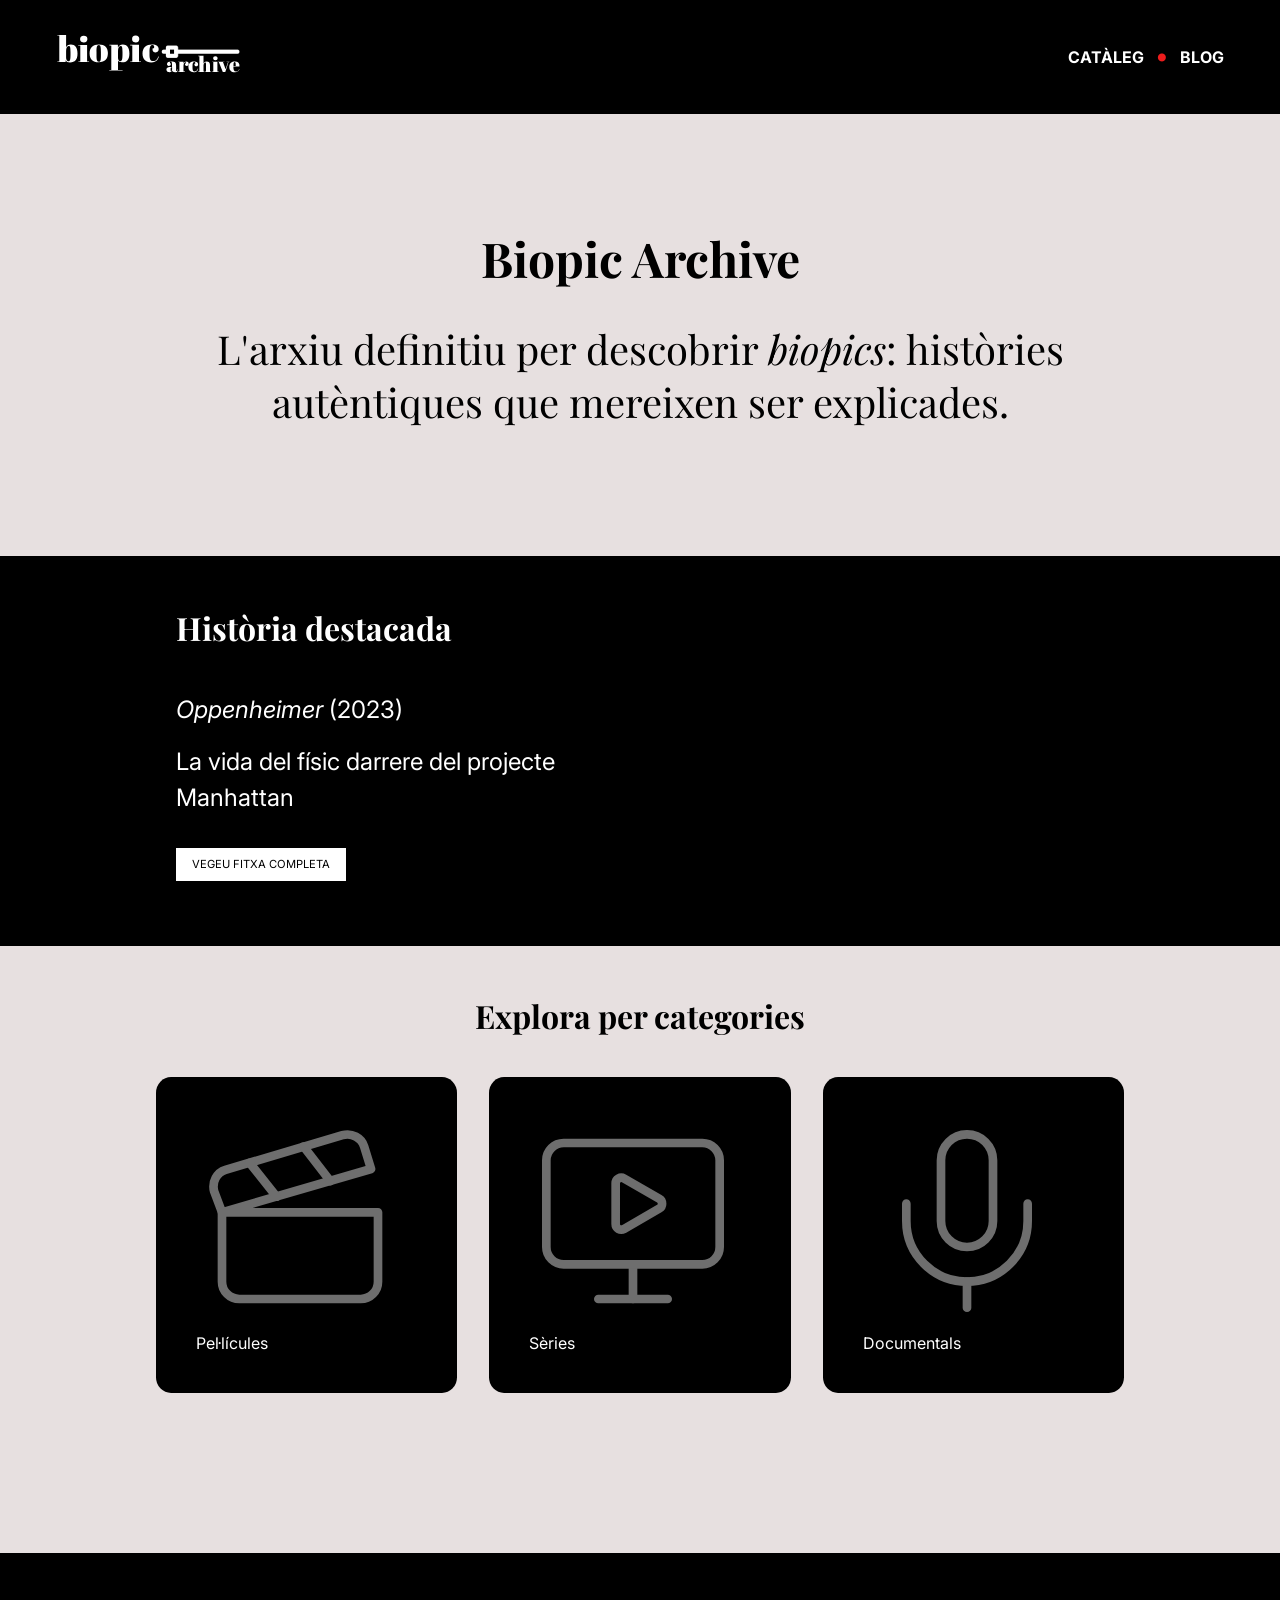
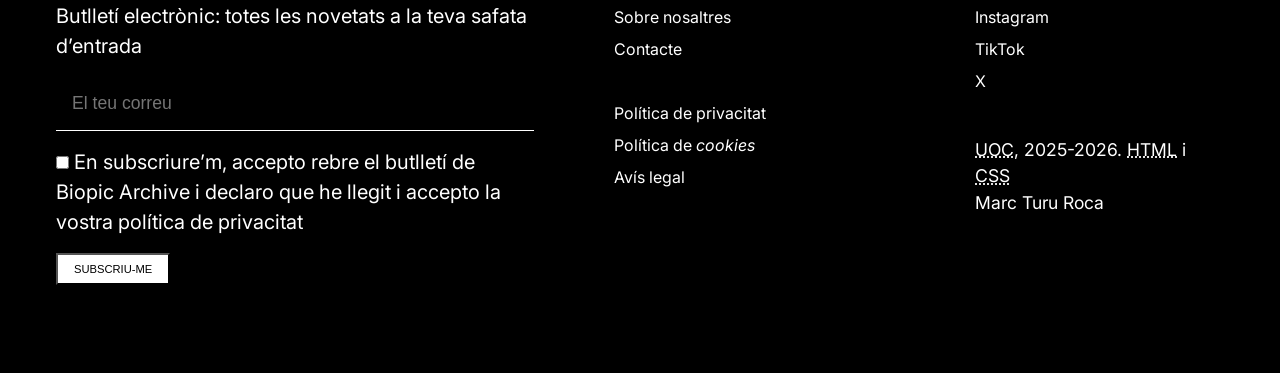
<file: index.html>
<!DOCTYPE html>
<html lang="ca">
<head>
    <meta charset="UTF-8">
    <meta name="viewport" content="width=device-width, initial-scale=1.0">
    <meta name="description" content="Pàgina d'inici del Biopic Archive.">
    <link rel="icon" type="image/png" href="img/favicon.png">
    <title>Biopic Archive - Index</title>

    <!-- Estils -->
    <link rel="stylesheet" href="css/estils.css">

    <!-- Fonts -->
    <link rel="preconnect" href="https://fonts.googleapis.com">
    <link rel="preconnect" href="https://fonts.gstatic.com" crossorigin>
    <link href="https://fonts.googleapis.com/css2?family=Inter:ital,opsz,wght@0,14..32,100..900;1,14..32,100..900&family=Playfair+Display:ital,wght@0,400..900;1,400..900&display=swap" rel="stylesheet">
</head>

<body>
    
    <!-- Header comú -->
    <header class="site-header full-width">
        <div class="header-inner">
            <a href="index.html" class="logo">
                <img src="img/logo-biopic-archive.svg" alt="Biopic Archive">
            </a>

            <nav class="main-nav">
                <ul>
                    <li><a href="cataleg.html">CATÀLEG</a></li>
                    <li><a href="blog.html">BLOG</a></li>
                </ul>
            </nav>
        </div>
    </header>

    <!-- Contenidor main -->
    <main>
        <section class="hero">
            <div class="inner">
                <h1>Biopic Archive</h1>
                <h2 class="hero-tagline"> L'arxiu definitiu per descobrir <i lang="en">biopics</i>: històries autèntiques que mereixen ser
                explicades.</h2>
            </div>
        </section>

        <section class="featured-story full-width">
            <div class="featured-inner">
                <div class="featured-content">
                    <h3>Història destacada</h3>
                    <h4><cite>Oppenheimer</cite> (2023)</h4>
                    <p>La vida del físic darrere del projecte Manhattan</p>
                    <a href="#" class="btn btn-white">VEGEU FITXA COMPLETA</a>
                </div>

                <div class="featured-media">
                    <iframe 
                        src="https://www.youtube.com/embed/bK6ldnjE3Y0?si=9AAUDyt5FOjlXlLU" 
                        title="YouTube video player" 
                        allow="accelerometer; autoplay; clipboard-write; encrypted-media; gyroscope; picture-in-picture; web-share" 
                        referrerpolicy="strict-origin-when-cross-origin" 
                        allowfullscreen>
                    </iframe>
                </div>
            </div>
        </section>

        <section class="categories">
            <div class="inner">
                <h3>Explora per categories</h3>

                <div class="categories-grid">
                    <div class="category-card">
                        <img src="img/icon-films.svg" alt="Icona Pel·lícules">
                        <a href="cataleg.html#pelicules">Pel·lícules</a>
                    </div>
                    <div class="category-card">
                        <img src="img/icon-series.svg" alt="Icona Sèries">
                        <a href="cataleg.html#series">Sèries</a>
                    </div>
                    <div class="category-card">
                        <img src="img/icon-docs.svg" alt="Icona Documentals">
                        <a href="cataleg.html#documentals">Documentals</a>
                    </div>
                </div>
            </div>
        </section>
    </main>

    <!-- Footer comú -->
    <footer class="site-footer full-width">
        <div class="footer-inner">
            <div class="newsletter">
                <p>Butlletí electrònic: totes les novetats a la teva safata d’entrada</p>
                
                <form action="#" method="post">
                    <label for="email" class="visually-hidden"></label>
                    <input type="email" id="email" name="email" placeholder="El teu correu" required>
                
                    <label class="privacy">
                        <input type="checkbox" required>
                        En subscriure’m, accepto rebre el butlletí de Biopic Archive i declaro que he llegit i accepto la vostra
                        <a href="#">política de privacitat</a>
                    </label>
                    
                    <button type="submit" class="btn btn-white">SUBSCRIU-ME</button>
                </form>
            </div>

            <div class="footer-grid">
                <div class="footer-block">
                    <ul>
                        <li><a href="#">Sobre nosaltres</a></li>
                        <li><a href="#">Contacte</a></li>
                    </ul>
                </div>
                <div class="footer-block">
                    <ul>
                        <li><a href="#">Política de privacitat</a></li>
                        <li><a href="#">Política de <i lang="en">cookies</i></a></li>
                        <li><a href="#">Avís legal</a></li>
                    </ul>
                </div>
                <div class="footer-block">
                    <ul>
                        <li><a href="#">Instagram</a></li>
                        <li><a href="#">TikTok</a></li>
                        <li><a href="#">X</a></li>
                    </ul>
                </div>
                <div class="footer-block footer-credits">
                    <p>
                        <a href="https://www.uoc.edu/" target="_blank"> <abbr title="Universitat Oberta de Catalunya">UOC</abbr></a>, 2025-2026.
                            <abbr title="HyperText Markup Language">HTML</abbr> i <abbr title="Cascading Style Sheets">CSS</abbr><br>
                        Marc Turu Roca
                    </p> 
                </div>
            </div>
        </div>
    </footer>

</body>

</html>
</file>
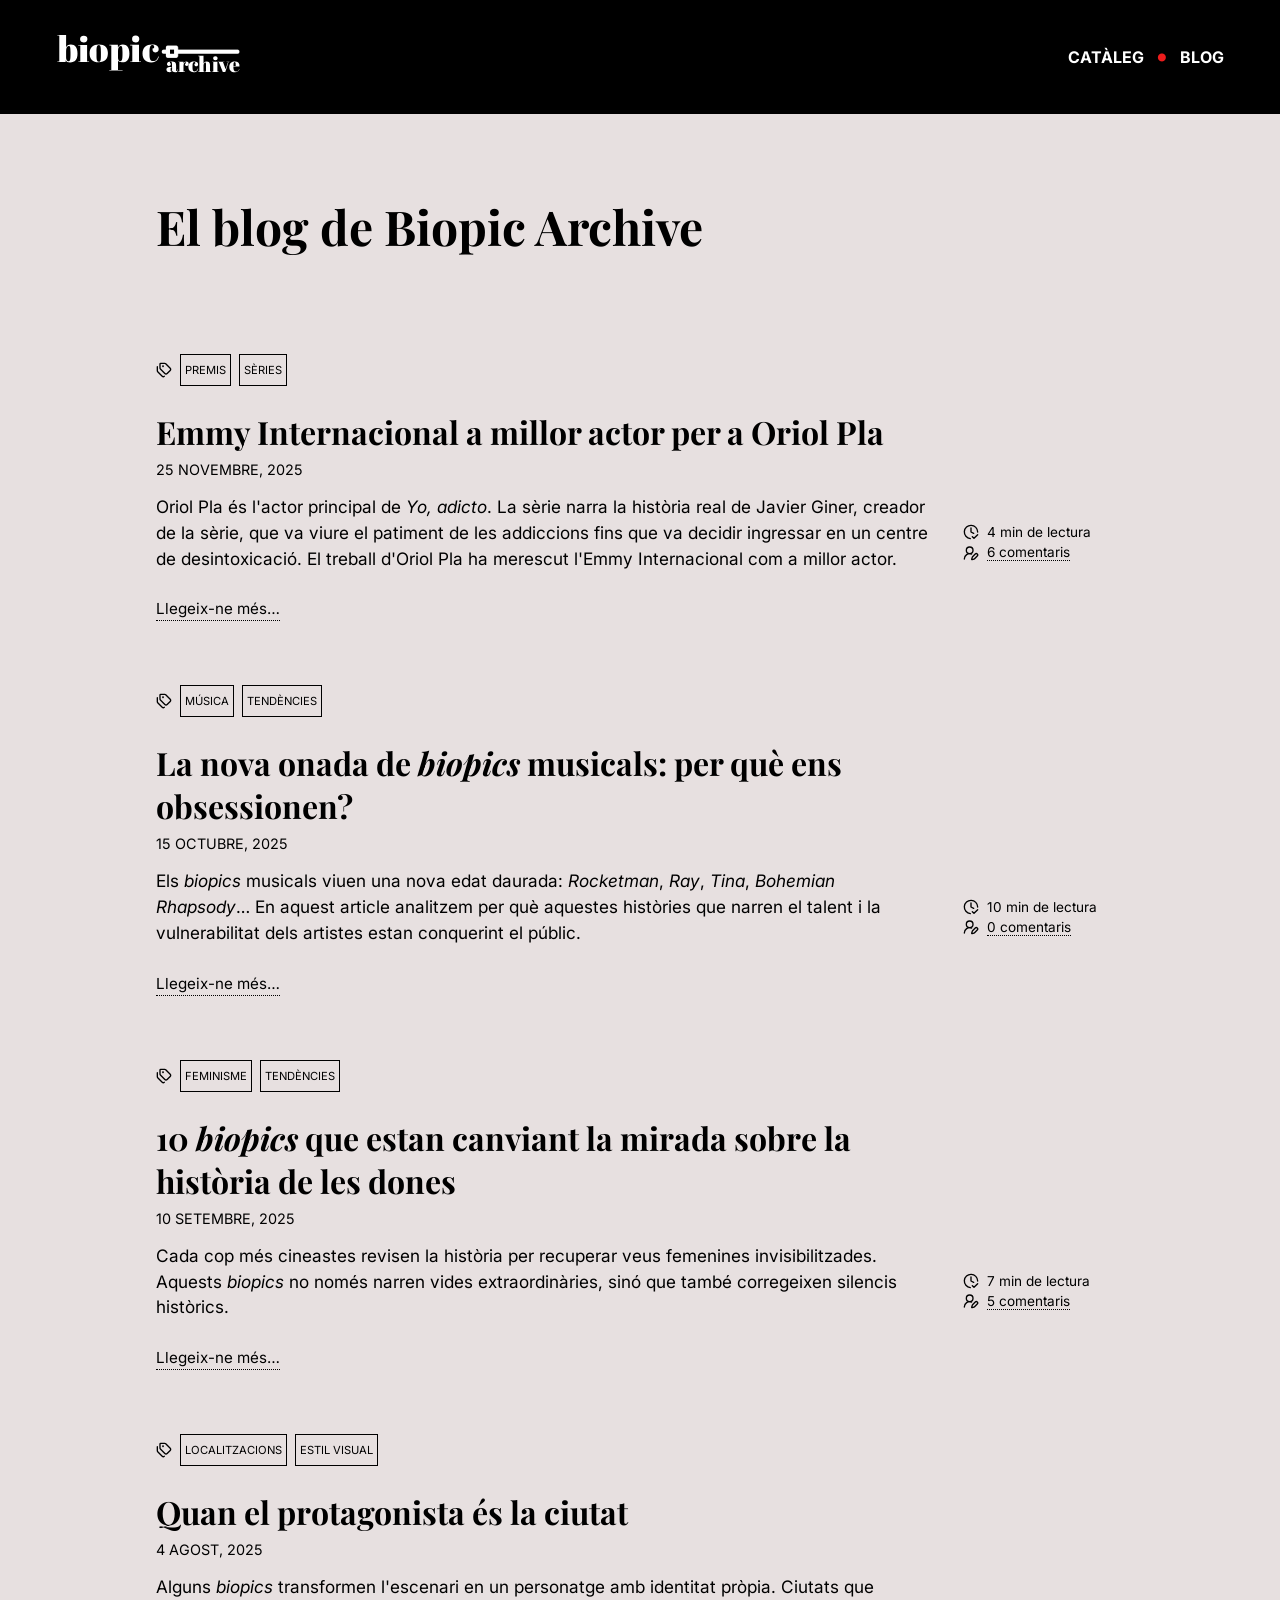
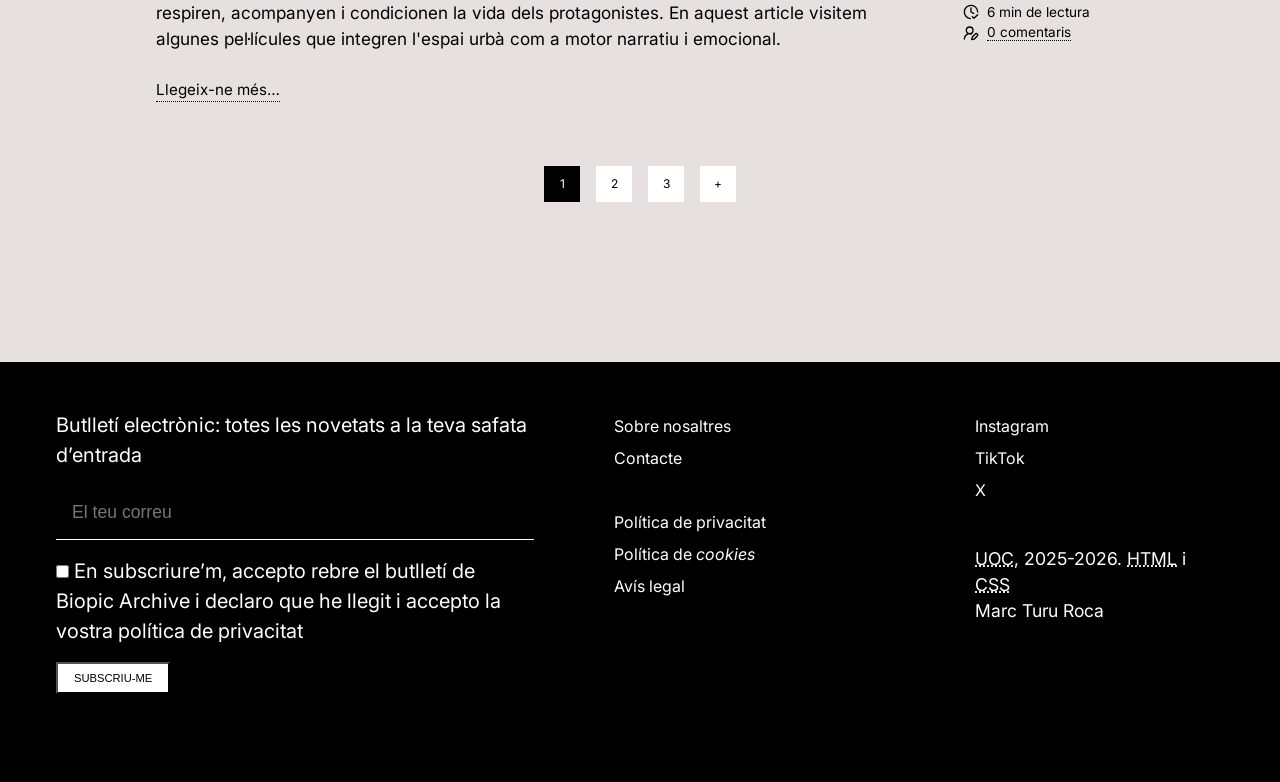
<file: blog.html>
<!DOCTYPE html>
<html lang="ca">
<head>
    <meta charset="UTF-8">
    <meta name="viewport" content="width=device-width, initial-scale=1.0">
    <meta name="description" content="Pàgina portal d'articles.">
    <link rel="icon" type="image/png" href="img/favicon.png">
    <title>Biopic Archive - Blog</title>

    <!-- Estils -->
    <link rel="stylesheet" href="css/estils.css">

    <!-- Fonts -->
    <link rel="preconnect" href="https://fonts.googleapis.com">
    <link rel="preconnect" href="https://fonts.gstatic.com" crossorigin>
    <link href="https://fonts.googleapis.com/css2?family=Inter:ital,opsz,wght@0,14..32,100..900;1,14..32,100..900&family=Playfair+Display:ital,wght@0,400..900;1,400..900&display=swap" rel="stylesheet">
</head>

<body>
    
    <!-- Header comú -->
    <header class="site-header full-width">
        <div class="header-inner">
            <a href="index.html" class="logo">
                <img src="img/logo-biopic-archive.svg" alt="Biopic Archive">
            </a>

            <nav class="main-nav">
                <ul>
                    <li><a href="cataleg.html">CATÀLEG</a></li>
                    <li><a href="blog.html">BLOG</a></li>
                </ul>
            </nav>
        </div>
    </header>

    <!-- Contenidor main -->
    <main>
        <article class="blog-article inner">
            <h1 class="hero blog">El blog de Biopic Archive</h1>

            <section>
                <div class="post-tags">
                    <img src="img/icon-tags.svg" alt="Icona de tags">
                    <a href="#" class="btn btn-transparent">PREMIS</a>
                    <a href="#" class="btn btn-transparent">SÈRIES</a>
                </div>

                <h2 class="post-title"><a href="#">Emmy Internacional a millor actor per a Oriol Pla</a></h2>

                <time class="post-date" datetime="2025-11-25">
                    25 NOVEMBRE, 2025
                </time>

                <p class="post-text">Oriol Pla és l'actor principal de <cite>Yo, adicto</cite>. La sèrie narra la història real de Javier
                Giner, creador de la sèrie, que va viure el patiment de les addiccions fins que va
                decidir ingressar en un centre de desintoxicació. El treball d'Oriol Pla ha merescut
                l'Emmy Internacional com a millor actor.</p>

                <div class="time-comments">
                    <div class="time-comments-item">
                        <img src="img/icon-clock.svg" alt="" class="item-icon">
                        <span>4 min de lectura</span>
                    </div>

                    <div class="time-comments-item">
                        <img src="img/icon-comments.svg" alt="" class="meta-icon">
                        <a href="#">6 comentaris</a>
                    </div>
                </div>

                <a href="#" class="post-llegeix">Llegeix-ne més…</a>
            </section>

            <section>
                <div class="post-tags">
                    <img src="img/icon-tags.svg" alt="Icona de tags">
                    <a href="#" class="btn btn-transparent">MÚSICA</a>
                    <a href="#" class="btn btn-transparent">TENDÈNCIES</a>
                </div>

                <h2 class="post-title"><a href="#">La nova onada de <i lang="en">biopics</i> musicals: per què ens obsessionen?</a></h2>

                <time class="post-date" datetime="2025-11-25">
                    15 OCTUBRE, 2025
                </time>

                <p class="post-text">Els <i lang="en">biopics</i> musicals viuen una nova edat daurada: 
                <cite>Rocketman</cite>, <cite>Ray</cite>, <cite>Tina</cite>, <cite>Bohemian Rhapsody</cite>… 
                En aquest article analitzem per què aquestes històries que narren el 
                talent i la vulnerabilitat dels artistes estan conquerint el públic.</p>

                <div class="time-comments">
                    <div class="time-comments-item">
                        <img src="img/icon-clock.svg" alt="" class="item-icon">
                        <span>10 min de lectura</span>
                    </div>

                    <div class="time-comments-item">
                        <img src="img/icon-comments.svg" alt="" class="meta-icon">
                        <a href="#">0 comentaris</a>
                    </div>
                </div>

                <a href="#" class="post-llegeix">Llegeix-ne més…</a>
            </section>

            <section>
                <div class="post-tags">
                    <img src="img/icon-tags.svg" alt="Icona de tags">
                    <a href="#" class="btn btn-transparent">FEMINISME</a>
                    <a href="#" class="btn btn-transparent">TENDÈNCIES</a>
                </div>

                <h2 class="post-title"><a href="#">10 <i lang="en">biopics</i> que estan canviant la mirada sobre la història de les dones</a></h2>

                <time class="post-date" datetime="2025-11-25">
                    10 SETEMBRE, 2025
                </time>

                <p class="post-text">Cada cop més cineastes revisen la història per recuperar veus femenines invisibilitzades. 
                Aquests <i lang="en">biopics</i> no només narren vides extraordinàries, sinó que també corregeixen silencis històrics.</p>

                <div class="time-comments">
                    <div class="time-comments-item">
                        <img src="img/icon-clock.svg" alt="" class="item-icon">
                        <span>7 min de lectura</span>
                    </div>

                    <div class="time-comments-item">
                        <img src="img/icon-comments.svg" alt="" class="meta-icon">
                        <a href="#">5 comentaris</a>
                    </div>
                </div>

                <a href="#" class="post-llegeix">Llegeix-ne més…</a>
            </section>

            <section>
                <div class="post-tags">
                    <img src="img/icon-tags.svg" alt="Icona de tags">
                    <a href="#" class="btn btn-transparent">LOCALITZACIONS</a>
                    <a href="#" class="btn btn-transparent">ESTIL VISUAL</a>
                </div>

                <h2 class="post-title"><a href="#">Quan el protagonista és la ciutat</a></h2>

                <time class="post-date" datetime="2025-11-25">
                    4 AGOST, 2025
                </time>

                <p class="post-text">Alguns <i lang="en">biopics</i> transformen l'escenari en un personatge amb identitat pròpia. 
                Ciutats que respiren, acompanyen i condicionen la vida dels protagonistes. En aquest article 
                visitem algunes pel·lícules que integren l'espai urbà com a motor narratiu i emocional.</p>

                <div class="time-comments">
                    <div class="time-comments-item">
                        <img src="img/icon-clock.svg" alt="" class="item-icon">
                        <span>6 min de lectura</span>
                    </div>

                    <div class="time-comments-item">
                        <img src="img/icon-comments.svg" alt="" class="meta-icon">
                        <a href="#">0 comentaris</a>
                    </div>
                </div>

                <a href="#" class="post-llegeix">Llegeix-ne més…</a>
            </section>

            <div class="pagination">
                <span class="page page-active">1</span>
                <span class="page">2</span>
                <span class="page">3</span>
                <span class="page">+</span>
            </div>

        </article>
    </main>

    <!-- Footer comú -->
    <footer class="site-footer full-width">
        <div class="footer-inner">
            <div class="newsletter">
                <p>Butlletí electrònic: totes les novetats a la teva safata d’entrada</p>
                
                <form action="#" method="post">
                    <label for="email" class="visually-hidden"></label>
                    <input type="email" id="email" name="email" placeholder="El teu correu" required>
                
                    <label class="privacy">
                        <input type="checkbox" required>
                        En subscriure’m, accepto rebre el butlletí de Biopic Archive i declaro que he llegit i accepto la vostra
                        <a href="#">política de privacitat</a>
                    </label>
                    
                    <button type="submit" class="btn btn-white">SUBSCRIU-ME</button>
                </form>
            </div>

            <div class="footer-grid">
                <div class="footer-block">
                    <ul>
                        <li><a href="#">Sobre nosaltres</a></li>
                        <li><a href="#">Contacte</a></li>
                    </ul>
                </div>
                <div class="footer-block">
                    <ul>
                        <li><a href="#">Política de privacitat</a></li>
                        <li><a href="#">Política de <i lang="en">cookies</i></a></li>
                        <li><a href="#">Avís legal</a></li>
                    </ul>
                </div>
                <div class="footer-block">
                    <ul>
                        <li><a href="#">Instagram</a></li>
                        <li><a href="#">TikTok</a></li>
                        <li><a href="#">X</a></li>
                    </ul>
                </div>
                <div class="footer-block footer-credits">
                    <p>
                        <a href="https://www.uoc.edu/" target="_blank"> <abbr title="Universitat Oberta de Catalunya">UOC</abbr></a>, 2025-2026.
                            <abbr title="HyperText Markup Language">HTML</abbr> i <abbr title="Cascading Style Sheets">CSS</abbr><br>
                        Marc Turu Roca
                    </p> 
                </div>
            </div>
        </div>
    </footer>

</body>

</html>
</file>
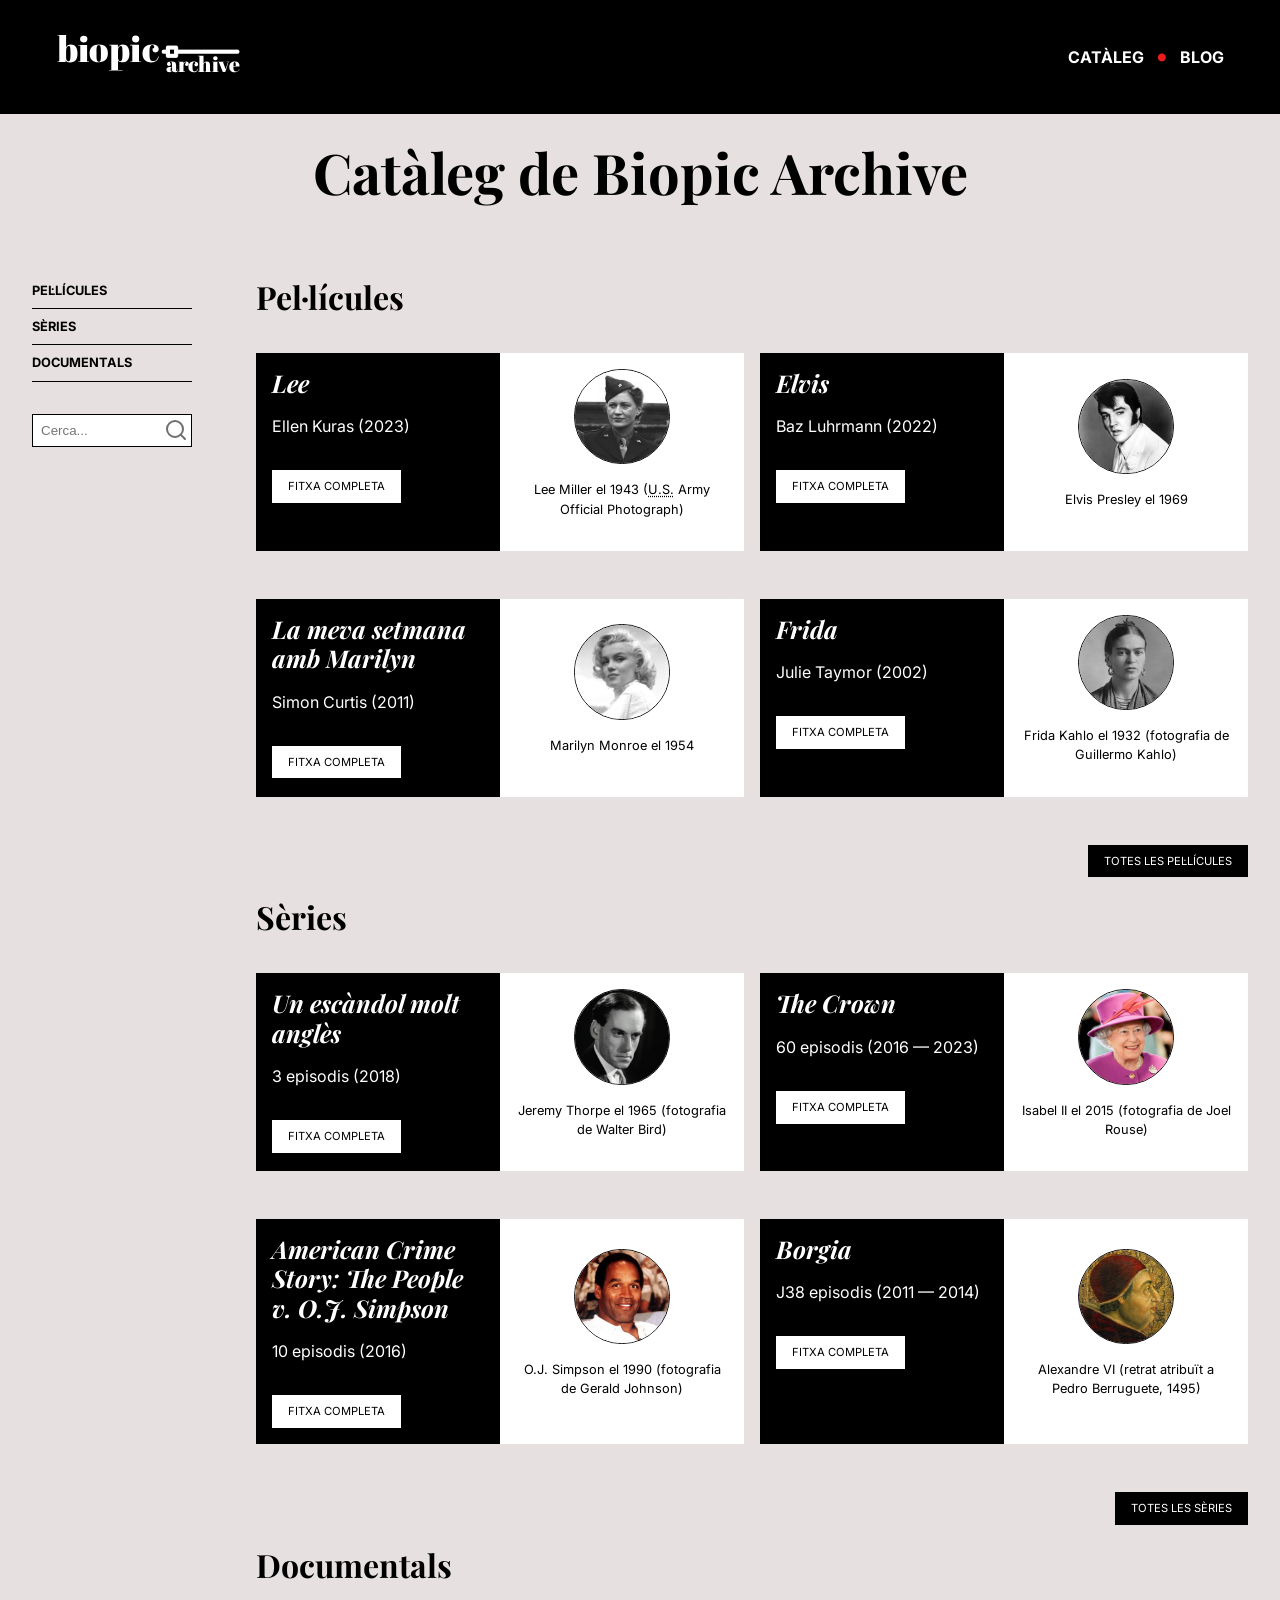
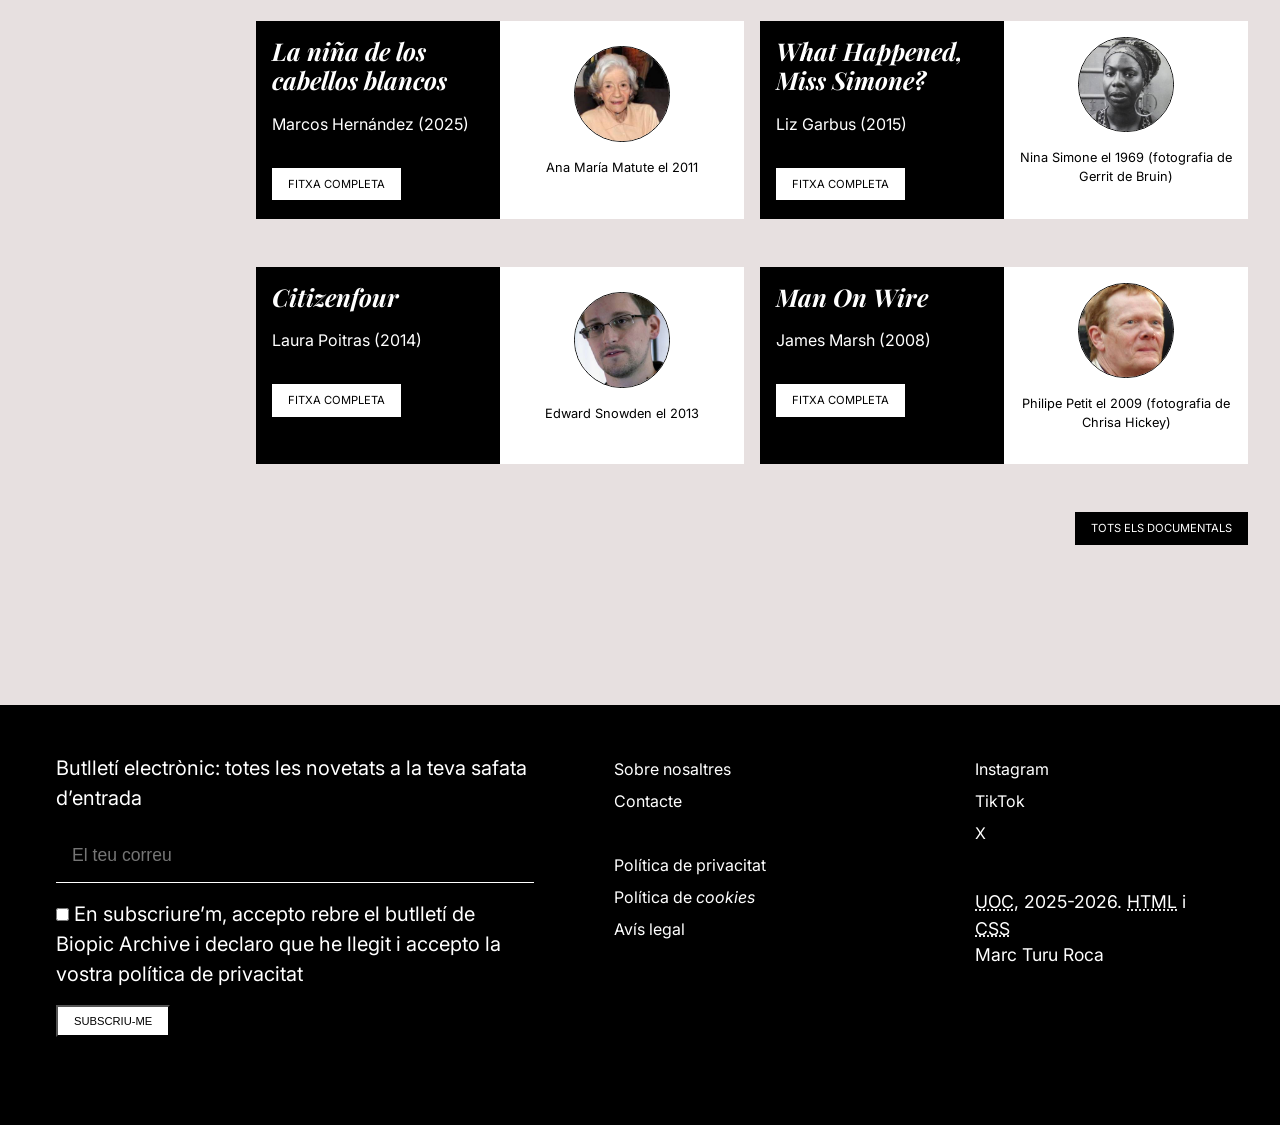
<file: cataleg.html>
<!DOCTYPE html>
<html lang="ca">
<head>
    <meta charset="UTF-8">
    <meta name="viewport" content="width=device-width, initial-scale=1.0">
    <meta name="description" content="Conjunt d'informació sobre pel·lícules, series i documentals.">
    <link rel="icon" type="image/png" href="img/favicon.png">
    <title>Biopic Archive - Catàleg</title>

    <!-- Estils -->
    <link rel="stylesheet" href="css/estils.css">

    <!-- Fonts -->
    <link rel="preconnect" href="https://fonts.googleapis.com">
    <link rel="preconnect" href="https://fonts.gstatic.com" crossorigin>
    <link href="https://fonts.googleapis.com/css2?family=Inter:ital,opsz,wght@0,14..32,100..900;1,14..32,100..900&family=Playfair+Display:ital,wght@0,400..900;1,400..900&display=swap" rel="stylesheet">
</head>

<body>

    <!-- Header comú -->
    <header class="site-header full-width">
        <div class="header-inner">
            <a href="index.html" class="logo">
                <img src="img/logo-biopic-archive.svg" alt="Biopic Archive">
            </a>

            <nav class="main-nav">
                <ul>
                    <li><a href="cataleg.html">CATÀLEG</a></li>
                    <li><a href="blog.html">BLOG</a></li>
                </ul>
            </nav>
        </div>
    </header>

    <!-- Contenidor main -->
    <main class="main-cataleg">
        <h1 class="hero">Catàleg de Biopic Archive</h1>

        <div class="search full-width">
            <nav class="inner-nav">
                <ul>
                    <li><a href="#pelicules">PEL·LÍCULES</a></li>
                    <li><a href="#series">SÈRIES</a></li>
                    <li><a href="#documentals">DOCUMENTALS</a></li>
                </ul>
            </nav>

            <form action="#" method="post" class="search-form">
                <input type="text" placeholder="Cerca..." name="query">
                <img src="img/icon-search.svg" alt="Icona de cerca">
            </form>
        </div>

        <section id="pelicules" class="category-section full-width">
            <h2>Pel·lícules</h2>
            
            <div class="item-card">
                <div class="item-left">
                    <h3 class="name"><cite>Lee</cite></h3>
                    <h4>Ellen Kuras (2023)</h4>
                    <a href="fitxa.html" class="btn btn-white">FITXA COMPLETA</a>
                </div>
                <div class="item-right">
                    <figure>
                        <img src="img/Lee_Miller.jpg" alt="Lee Miller">
                        <figcaption>
                            Lee Miller el 1943 (<abbr title="United States">U.S.</abbr> Army Official Photograph)
                        </figcaption>
                    </figure>
                </div>
            </div>

            <div class="item-card">
                <div class="item-left">
                    <h3 class="name"><cite>Elvis</cite></h3>
                    <h4>Baz Luhrmann (2022)</h4>
                    <a href="#" class="btn btn-white">FITXA COMPLETA</a>
                </div>
                <div class="item-right">
                    <figure>
                        <img src="img/Elvis_Presley.jpg" alt="Elvis Presley">
                        <figcaption>
                            Elvis Presley el 1969
                        </figcaption>
                    </figure>
                </div>
            </div>

            <div class="item-card">
                <div class="item-left">
                    <h3 class="name"><cite>La meva setmana amb Marilyn</cite></h3>
                    <h4>Simon Curtis (2011)</h4>
                    <a href="#" class="btn btn-white">FITXA COMPLETA</a>
                </div>
                <div class="item-right">
                    <figure>
                        <img src="img/Marilyn_Monroe.jpg" alt="Marilyn Monroe">
                        <figcaption>
                            Marilyn Monroe el 1954
                        </figcaption>
                    </figure>
                </div>
            </div>

            <div class="item-card">
                <div class="item-left">
                    <h3 class="name"><cite>Frida</cite></h3>
                    <h4>Julie Taymor (2002)</h4>
                    <a href="#" class="btn btn-white">FITXA COMPLETA</a>
                </div>
                <div class="item-right">
                    <figure>
                        <img src="img/Frida_Kahlo.jpg" alt="Frida Kahlo">
                        <figcaption>
                            Frida Kahlo el 1932 (fotografia de Guillermo Kahlo)
                        </figcaption>
                    </figure>
                </div>
            </div>

            <div class="category-action">
                <a href="#" class="btn btn-black">TOTES LES PEL·LÍCULES</a>
            </div>
        </section>

        <section id="series" class="category-section full-width">
            <h2>Sèries</h2>
            
            <div class="item-card">
                <div class="item-left">
                    <h3 class="name"><cite>Un escàndol molt anglès</cite></h3>
                    <h4>3 episodis (2018)</h4>
                    <a href="#" class="btn btn-white">FITXA COMPLETA</a>
                </div>
                <div class="item-right">
                    <figure>
                        <img src="img/Jeremy_Thorpe.jpg" alt="Jeremy Thorpe">
                        <figcaption>
                            Jeremy Thorpe el 1965 (fotografia de Walter Bird)
                        </figcaption>
                    </figure>
                </div>
            </div>

            <div class="item-card">
                <div class="item-left">
                    <h3 class="name"><cite>The Crown</cite></h3>
                    <h4>60 episodis (2016 — 2023)</h4>
                    <a href="#" class="btn btn-white">FITXA COMPLETA</a>
                </div>
                <div class="item-right">
                    <figure>
                        <img src="img/Isabel_II.jpg" alt="Isabel II">
                        <figcaption>
                            Isabel II el 2015 (fotografia de Joel Rouse)
                        </figcaption>
                    </figure>
                </div>
            </div>

            <div class="item-card">
                <div class="item-left">
                    <h3 class="name"><cite>American Crime Story: The People v. O.J. Simpson</cite></h3>
                    <h4>10 episodis (2016)</h4>
                    <a href="#" class="btn btn-white">FITXA COMPLETA</a>
                </div>
                <div class="item-right">
                    <figure>
                        <img src="img/OJ_Simpson.jpg" alt="OJ Simpson">
                        <figcaption>
                            O.J. Simpson el 1990 (fotografia de Gerald Johnson)
                        </figcaption>
                    </figure>
                </div>
            </div>

            <div class="item-card">
                <div class="item-left">
                    <h3 class="name"><cite>Borgia</cite></h3>
                    <h4>J38 episodis (2011 — 2014)</h4>
                    <a href="#" class="btn btn-white">FITXA COMPLETA</a>
                </div>
                <div class="item-right">
                    <figure>
                        <img src="img/Alejandro_VI_Borgia.jpg" alt="Alejandro VI">
                        <figcaption>
                            Alexandre VI (retrat atribuït a Pedro Berruguete, 1495)
                        </figcaption>
                    </figure>
                </div>
            </div>

            <div class="category-action">
                <a href="#" class="btn btn-black">TOTES LES SÈRIES</a>
            </div>
        </section>

        <section id="documentals" class="category-section full-width">
            <h2>Documentals</h2>
            
            <div class="item-card">
                <div class="item-left">
                    <h3 class="name"><cite>La niña de los cabellos blancos</cite></h3>
                    <h4>Marcos Hernández (2025)</h4>
                    <a href="#" class="btn btn-white">FITXA COMPLETA</a>
                </div>
                <div class="item-right">
                    <figure>
                        <img src="img/Ana_Maria_Matute.jpg" alt="Ana Maria Matute">
                        <figcaption>
                            Ana María Matute el 2011
                        </figcaption>
                    </figure>
                </div>
            </div>

            <div class="item-card">
                <div class="item-left">
                    <h3 class="name"><cite>What Happened, Miss Simone?</cite></h3>
                    <h4>Liz Garbus (2015)</h4>
                    <a href="#" class="btn btn-white">FITXA COMPLETA</a>
                </div>
                <div class="item-right">
                    <figure>
                        <img src="img/Nina_Simone.jpg" alt="Nina Simone">
                        <figcaption>
                            Nina Simone el 1969 (fotografia de Gerrit de Bruin)
                        </figcaption>
                    </figure>
                </div>
            </div>

            <div class="item-card">
                <div class="item-left">
                    <h3 class="name"><cite>Citizenfour</cite></h3>
                    <h4>Laura Poitras (2014)</h4>
                    <a href="#" class="btn btn-white">FITXA COMPLETA</a>
                </div>
                <div class="item-right">
                    <figure>
                        <img src="img/Edward_Snowden.jpg" alt="Edward Snowden">
                        <figcaption>
                            Edward Snowden el 2013
                        </figcaption>
                    </figure>
                </div>
            </div>

            <div class="item-card">
                <div class="item-left">
                    <h3 class="name"><cite>Man On Wire</cite></h3>
                    <h4>James Marsh (2008)</h4>
                    <a href="#" class="btn btn-white">FITXA COMPLETA</a>
                </div>
                <div class="item-right">
                    <figure>
                        <img src="img/Philippe_Petit.jpg" alt="Philippe Petit">
                        <figcaption>
                            Philipe Petit el 2009 (fotografia de Chrisa Hickey)
                        </figcaption>
                    </figure>
                </div>
            </div>

            <div class="category-action">
                <a href="#" class="btn btn-black">TOTS ELS DOCUMENTALS</a>
            </div>
        </section>
    </main>

    <!-- Footer comú -->
    <footer class="site-footer full-width">
        <div class="footer-inner">
            <div class="newsletter">
                <p>Butlletí electrònic: totes les novetats a la teva safata d’entrada</p>
                
                <form action="#" method="post">
                    <label for="email" class="visually-hidden"></label>
                    <input type="email" id="email" name="email" placeholder="El teu correu" required>
                
                    <label class="privacy">
                        <input type="checkbox" required>
                        En subscriure’m, accepto rebre el butlletí de Biopic Archive i declaro que he llegit i accepto la vostra
                        <a href="#">política de privacitat</a>
                    </label>
                    
                    <button type="submit" class="btn btn-white">SUBSCRIU-ME</button>
                </form>
            </div>

            <div class="footer-grid">
                <div class="footer-block">
                    <ul>
                        <li><a href="#">Sobre nosaltres</a></li>
                        <li><a href="#">Contacte</a></li>
                    </ul>
                </div>
                <div class="footer-block">
                    <ul>
                        <li><a href="#">Política de privacitat</a></li>
                        <li><a href="#">Política de <i lang="en">cookies</i></a></li>
                        <li><a href="#">Avís legal</a></li>
                    </ul>
                </div>
                <div class="footer-block">
                    <ul>
                        <li><a href="#">Instagram</a></li>
                        <li><a href="#">TikTok</a></li>
                        <li><a href="#">X</a></li>
                    </ul>
                </div>
                <div class="footer-block footer-credits">
                    <p>
                        <a href="https://www.uoc.edu/" target="_blank"> <abbr title="Universitat Oberta de Catalunya">UOC</abbr></a>, 2025-2026.
                            <abbr title="HyperText Markup Language">HTML</abbr> i <abbr title="Cascading Style Sheets">CSS</abbr><br>
                        Marc Turu Roca
                    </p> 
                </div>
            </div>
        </div>
    </footer>

</body>

</html>
</file>
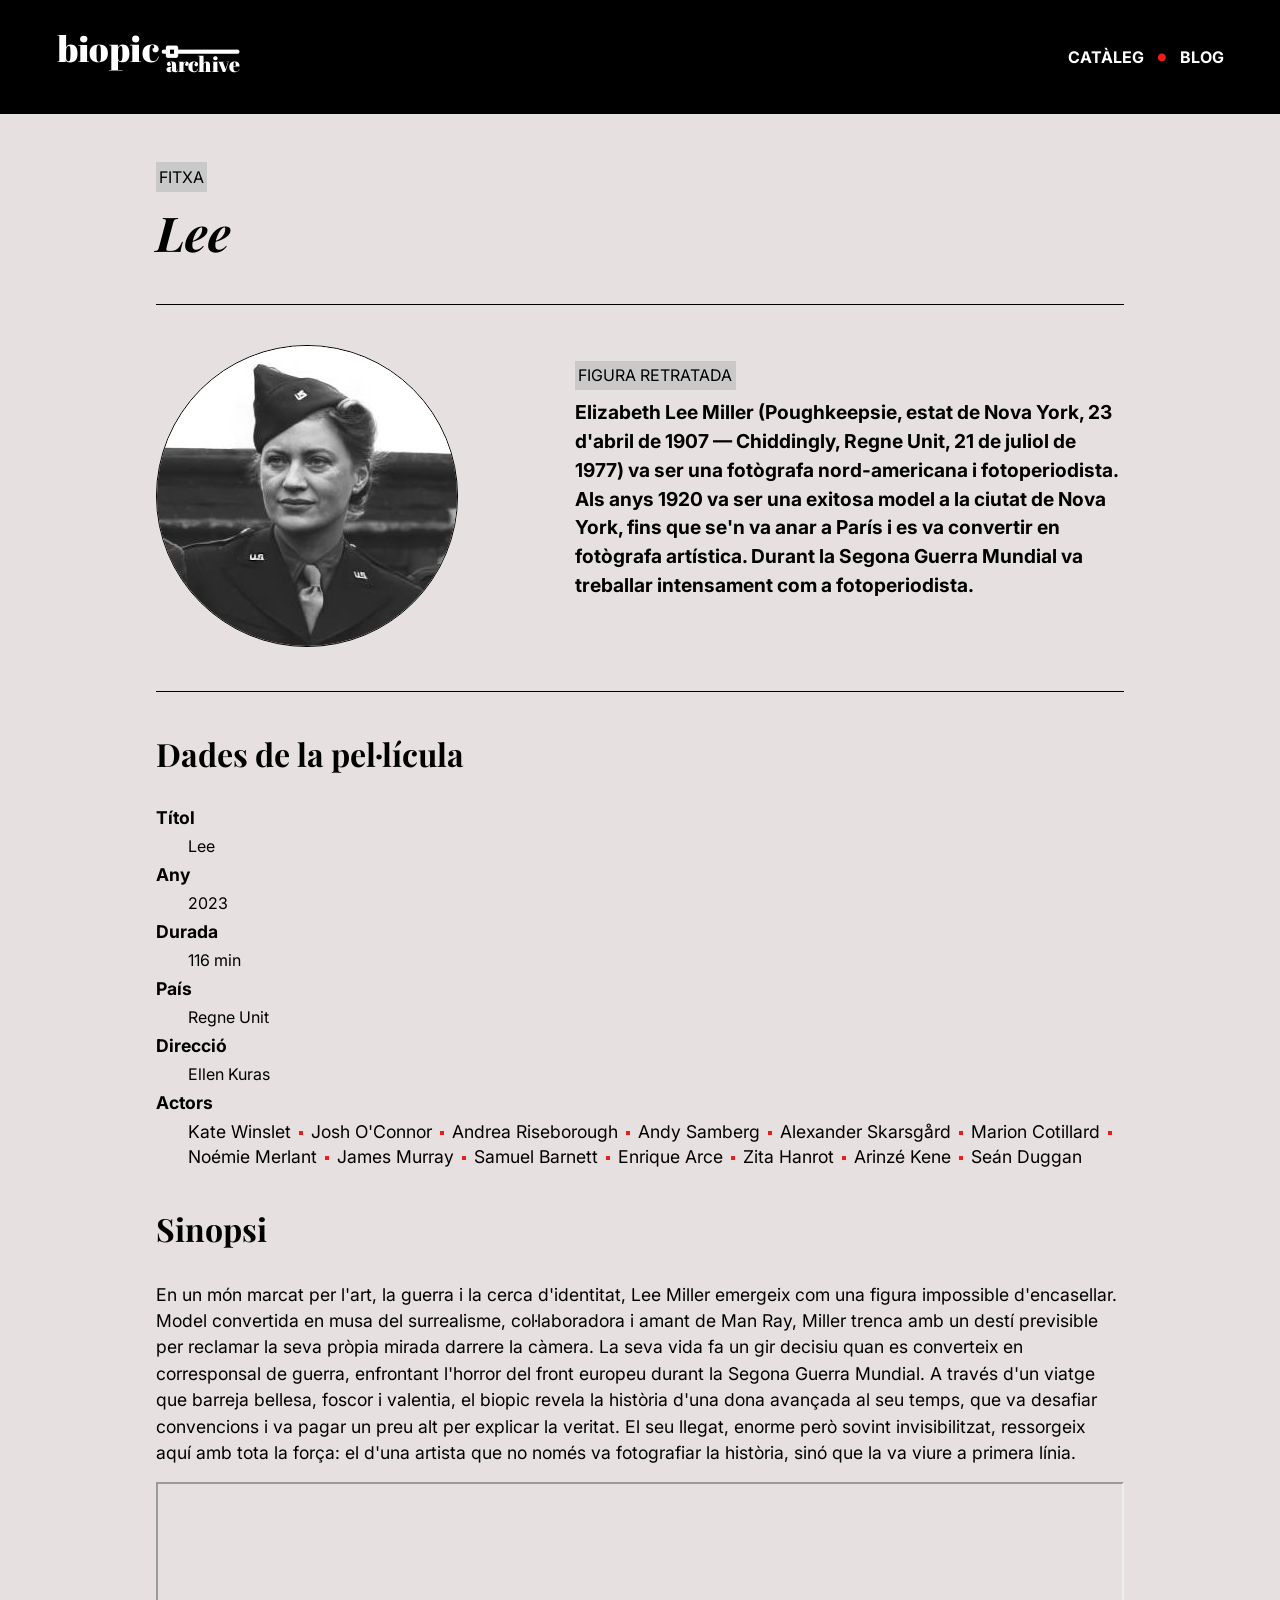
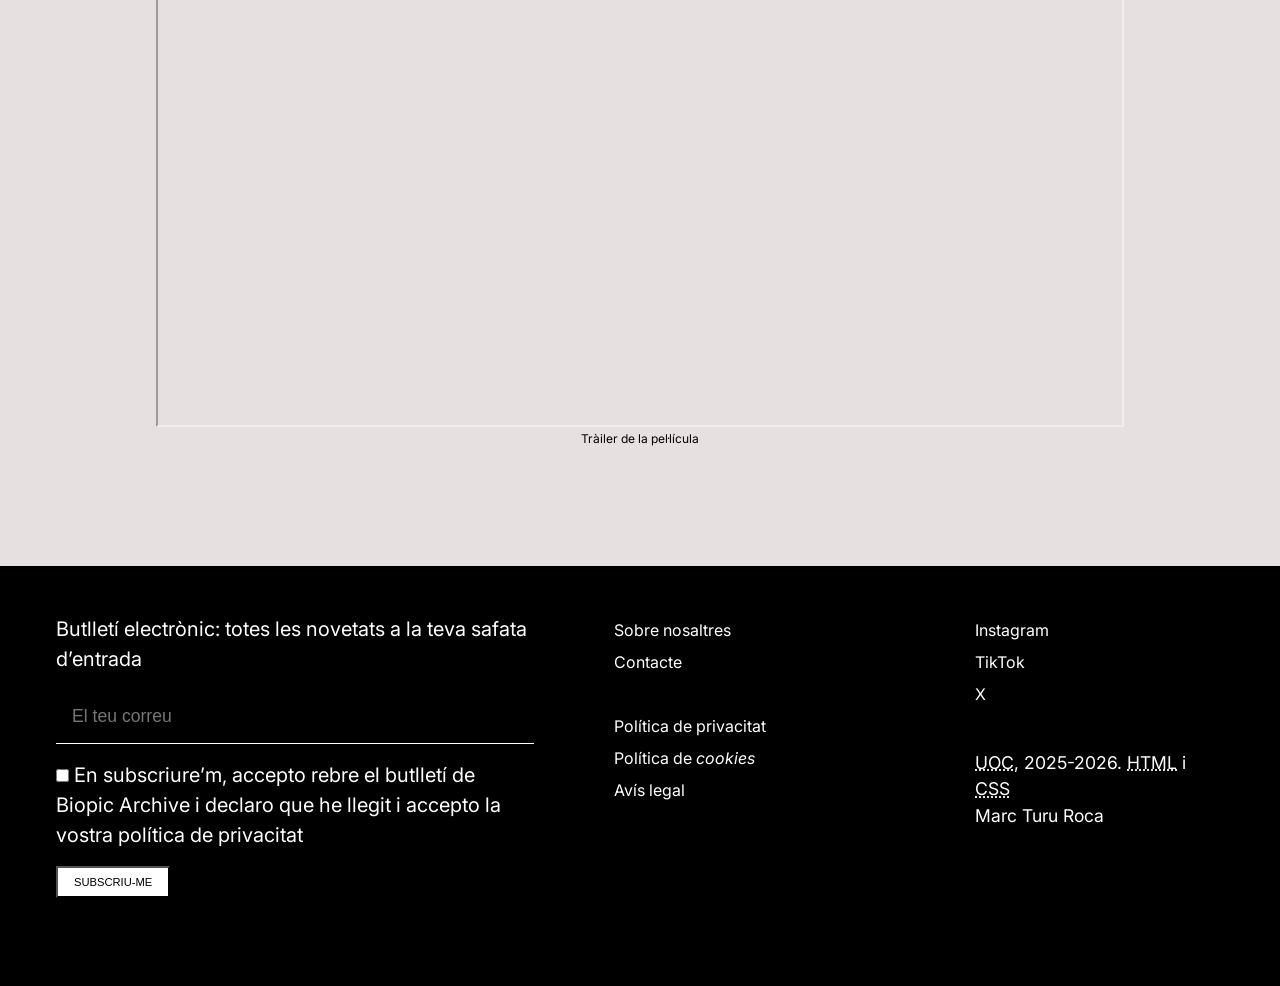
<file: fitxa.html>
<!DOCTYPE html>
<html lang="ca">
<head>
    <meta charset="UTF-8">
    <meta name="viewport" content="width=device-width, initial-scale=1.0">
    <meta name="description" content="Targeta individual de Lee.">
    <link rel="icon" type="image/png" href="img/favicon.png">
    <title>Biopic Archive - Fitxa Lee</title>

    <!-- Estils -->
    <link rel="stylesheet" href="css/estils.css">

    <!-- Fonts -->
    <link rel="preconnect" href="https://fonts.googleapis.com">
    <link rel="preconnect" href="https://fonts.gstatic.com" crossorigin>
    <link href="https://fonts.googleapis.com/css2?family=Inter:ital,opsz,wght@0,14..32,100..900;1,14..32,100..900&family=Playfair+Display:ital,wght@0,400..900;1,400..900&display=swap" rel="stylesheet">
</head>

<body>

    <!-- Header comú -->
    <header class="site-header full-width">
        <div class="header-inner">
            <a href="index.html" class="logo">
                <img src="img/logo-biopic-archive.svg" alt="Biopic Archive">
            </a>

            <nav class="main-nav">
                <ul>
                    <li><a href="cataleg.html">CATÀLEG</a></li>
                    <li><a href="blog.html">BLOG</a></li>
                </ul>
            </nav>
        </div>
    </header>

    <main>
        <article class="inner">
            <div class="section-label-grey fitxa">
                FITXA
            </div>

            <h1><cite>Lee</cite></h1>

            <div class="fitxa-figure-block">
                <figure class="fitxa-image">
                    <img src="img/Lee_Miller.jpg" alt="Lee Miller">
                </figure>

                <div class="fitxa-text">
                    <div class="section-label-grey figura">
                        FIGURA RETRATADA
                    </div>

                    <p class="fitxa-lead"> Elizabeth Lee Miller (Poughkeepsie, estat de Nova York, 23 d'abril de 1907 &mdash; 
                        Chiddingly, Regne Unit, 21 de juliol de 1977) va ser una fotògrafa nord-americana i fotoperiodista. 
                        Als anys 1920 va ser una exitosa model a la ciutat de Nova York, fins que se'n va anar a París i es va 
                        convertir en fotògrafa artística. Durant la Segona Guerra Mundial va treballar intensament com a fotoperiodista.</p>
                </div>
            </div>

            <!-- Dades de la pel·lícula -->
            <section class="fitxa-data">
                <h2>Dades de la pel·lícula</h2>

                <dl class="data-list">
                    <dt>Títol</dt>
                    <dd>Lee</dd>

                    <dt>Any</dt>
                    <dd>2023</dd>

                    <dt>Durada</dt>
                    <dd>116 min</dd>

                    <dt>País</dt>
                    <dd>Regne Unit</dd>

                    <dt>Direcció</dt>
                    <dd>Ellen Kuras</dd>

                    <dt>Actors</dt>
                    <dd>
                        <ul class="actors-list">
                            <li>Kate Winslet</li>
                            <li>Josh O'Connor</li>
                            <li>Andrea Riseborough</li>
                            <li>Andy Samberg</li>
                            <li>Alexander Skarsgård</li>
                            <li>Marion Cotillard</li>
                            <li>Noémie Merlant</li>
                            <li>James Murray</li>
                            <li>Samuel Barnett</li>
                            <li>Enrique Arce</li>
                            <li>Zita Hanrot</li>
                            <li>Arinzé Kene</li>
                            <li>Seán Duggan</li>
                        </ul>
                    </dd>
                </dl>
            </section>

            <section class="fitxa-sinopsi">
                <h2>Sinopsi</h2>

                <p>En un món marcat per l'art, la guerra i la cerca d'identitat, Lee Miller emergeix com
                una figura impossible d'encasellar. Model convertida en musa del surrealisme,
                col·laboradora i amant de Man Ray, Miller trenca amb un destí previsible per
                reclamar la seva pròpia mirada darrere la càmera. La seva vida fa un gir decisiu
                quan es converteix en corresponsal de guerra, enfrontant l'horror del front europeu
                durant la Segona Guerra Mundial. A través d'un viatge que barreja bellesa, foscor i
                valentia, el biopic revela la història d'una dona avançada al seu temps, que va
                desafiar convencions i va pagar un preu alt per explicar la veritat. El seu llegat,
                enorme però sovint invisibilitzat, ressorgeix aquí amb tota la força: el d'una artista
                que no només va fotografiar la història, sinó que la va viure a primera línia.</p>

                <figure class="fitxa-video">
                    <iframe
                        src="https://www.youtube.com/embed/RKWITkHKIkI?si=_rf0fdtqZh_ZpyWW" 
                        title="YouTube video player" 
                        allow="accelerometer; autoplay; clipboard-write; encrypted-media; gyroscope; picture-in-picture; web-share" 
                        referrerpolicy="strict-origin-when-cross-origin" 
                        allowfullscreen>
                    </iframe>
                    <figcaption>
                        Tràiler de la pel·lícula
                    </figcaption>
                </figure>
            </section>
        </article>
    </main>

    <!-- Footer comú -->
    <footer class="site-footer full-width">
        <div class="footer-inner">
            <div class="newsletter">
                <p>Butlletí electrònic: totes les novetats a la teva safata d’entrada</p>
                
                <form action="#" method="post">
                    <label for="email" class="visually-hidden"></label>
                    <input type="email" id="email" name="email" placeholder="El teu correu" required>
                
                    <label class="privacy">
                        <input type="checkbox" required>
                        En subscriure’m, accepto rebre el butlletí de Biopic Archive i declaro que he llegit i accepto la vostra
                        <a href="#">política de privacitat</a>
                    </label>
                    
                    <button type="submit" class="btn btn-white">SUBSCRIU-ME</button>
                </form>
            </div>

            <div class="footer-grid">
                <div class="footer-block">
                    <ul>
                        <li><a href="#">Sobre nosaltres</a></li>
                        <li><a href="#">Contacte</a></li>
                    </ul>
                </div>
                <div class="footer-block">
                    <ul>
                        <li><a href="#">Política de privacitat</a></li>
                        <li><a href="#">Política de <i lang="en">cookies</i></a></li>
                        <li><a href="#">Avís legal</a></li>
                    </ul>
                </div>
                <div class="footer-block">
                    <ul>
                        <li><a href="#">Instagram</a></li>
                        <li><a href="#">TikTok</a></li>
                        <li><a href="#">X</a></li>
                    </ul>
                </div>
                <div class="footer-block footer-credits">
                    <p>
                        <a href="https://www.uoc.edu/" target="_blank"> <abbr title="Universitat Oberta de Catalunya">UOC</abbr></a>, 2025-2026.
                            <abbr title="HyperText Markup Language">HTML</abbr> i <abbr title="Cascading Style Sheets">CSS</abbr><br>
                        Marc Turu Roca
                    </p> 
                </div>
            </div>
        </div>
    </footer>

</body>

</html>
</file>
<file: css/estils.css>
/* ----- Reset i configuracions globals  ----- */
* {
    margin: 0;
    padding: 0;
}
*,
*::before,
*::after {
    box-sizing: border-box;
}

/* Custom properties per les variables (amb noms descriptius en comptes de colors) */
:root {
    --color-principal: #000000;
    --color-textos-i-enllaços-sobre-fons-negre: #ffffff;
    --color-fons-body: #e7e0e0;
    --color-fons-textos-fitxa-i-figura-retratada: #c9c9c9;
    --color-hover-enllaços-header-i-footer: #ed1c1c;

    --font-family-playfair: 'Playfair Display', serif; /* Titulars i text de la primera secció d’index.html. */
    --font-family-inter: 'Inter', sans-serif; /* Resta de textos de les pàgines. */

    --font-weight-textos-regulars: 400;
    --font-weight-textos-negreta: 700;
}

/* ----- Redefinició d'etiquetes generals ja definides per HTML5 ----- */
body {
    margin: 0;
    padding: 0;
    font-weight: var(--font-weight-textos-regulars);
    font-family: var(--font-family-inter);
    color: var(--color-principal);
    background-color: var(--color-fons-body);
}

abbr {
    cursor: help;
}

h1 {
    font-size: 2.25rem;
    font-family: var(--font-family-playfair);
    margin: 0;
}

h2 {
    font-size: 1.5rem;
    font-family: var(--font-family-playfair);
}

h3 {
    font-size: 1.4rem;
    font-family: var(--font-family-playfair);
    font-weight: var(--font-weight-textos-negreta);
}

h4 {
    font-size: 1rem;
    font-weight: var(--font-weight-textos-regulars);
}

p {
    font-size: 1.1rem;
}

/* ----- Contenidors i estils comuns ----- */
.full-width {
    width: 100%;
    padding-left: 1rem;
    padding-right: 1rem;
    line-height: 1.5;
}

.inner {
    max-width: none;
    padding-left: 1rem;
    padding-right: 1rem;
    margin: 0;
}

.site-header {
    background-color: var(--color-principal);
    padding-top: 2rem;
    padding-bottom: 2rem;
}

.header-inner {
    display: flex;
    flex-direction: column;
    align-items: flex-start;
    gap: 1rem;
}

.main-nav ul {
    list-style: none;
    margin: 0;
    padding: 0;
    display: flex;
    gap: 0;
}

.main-nav ul li {
    position: relative;
    display: flex;
    align-items: center;
    font-weight: var(--font-weight-textos-negreta);
}

.main-nav ul li:not(:last-child)::after {
    content: "·";
    display: inline-block;
    color: var(--color-hover-enllaços-header-i-footer);
    font-size: 3rem;
    line-height: 0.75;
    margin: 0 0.75rem;

}

.site-footer {
    background-color: var(--color-principal);
    color: var(--color-textos-i-enllaços-sobre-fons-negre);
    padding-top: 3rem;
    padding-bottom: 3rem;
}

.footer-inner {
    display: grid;
    gap: 2rem;
}

.newsletter form {
    display: flex;
    flex-direction: column;
    gap: 1rem;
    padding-bottom: 2.5rem; 
}

.newsletter input[type="email"] {
    background: transparent;          
    border: none;                     
    border-bottom: 1px solid var(--color-textos-i-enllaços-sobre-fons-negre);   
    padding: 1rem 0 1rem 1rem;  
    font-size: 1.1rem;
    width: 100%;                      
    outline: none;                    
}

.newsletter .privacy input[type="checkbox"] {
    margin-left: 0;
}

.newsletter button {
    align-self: flex-start;
    cursor: pointer;
}

.newsletter p {
    font-size: 1.25rem;
}

.newsletter .privacy {
    font-size: 1rem;
}

.footer-grid {
    display: grid;
    gap: 2.5rem;
    list-style: none;
}

.footer-grid ul {
    list-style: none;
    margin: 0;
    padding: 0;
    gap: 1.5rem;
}

.footer-grid li {
    padding: 0.25rem 0;
}

.site-header a,
.site-footer a {
    color: var(--color-textos-i-enllaços-sobre-fons-negre);
    text-decoration: none;
}

.site-header a:hover,
.site-footer a:hover {
    color: var(--color-hover-enllaços-header-i-footer)
}

.btn {
    display: inline-block;
    text-decoration: none;
    padding: 0.5rem 1rem;
    font-size: 0.7rem;
}

.btn-white {
    background-color: var(--color-textos-i-enllaços-sobre-fons-negre);
    color: var(--color-principal);
}

.btn-black {
    background-color: var(--color-principal);
    color: var(--color-textos-i-enllaços-sobre-fons-negre);
}

.btn-transparent {
    background-color: transparent;
    color: var(--color-principal);
    border: 1px solid var(--color-principal);
    padding: 0.5rem 0.25rem;
}

.btn-white:hover,
.btn-black:hover,
.btn-transparent:hover {
    background-color: var(--color-hover-enllaços-header-i-footer);
}

/* ----- Estils específics d'index.html ----- */
.hero p {
    font-family: var(--font-family-playfair);
}

.hero {
    text-align: center;
    padding-top: 3rem;
    padding-bottom: 2rem;
}

.hero .inner {
    display: flex;
    flex-direction: column;
    align-items: center;
    gap: 2rem;
}

.hero-tagline {
    max-width: 100rem;
    font-size: 1.3rem;
    font-weight: var(--font-weight-textos-regulars);
}

.featured-story {
    background-color: var(--color-principal);
    color: var(--color-textos-i-enllaços-sobre-fons-negre);
    padding-top: 3.5rem;
    padding-bottom: 3.5rem;
}

.featured-inner {
    display: grid;
    gap: 2rem;
}

.featured-content h3 {
    margin-bottom: 2.5rem;
}

.featured-content h4 {
    margin-bottom: 1rem;
}

.featured-content p {
    font-size: 0.95rem;
    margin-bottom: 2rem;
}

.featured-media iframe {
    width: 100%;
    aspect-ratio: 16 / 9;
    border: 0;
}

.categories {
    padding-top: 3rem;
    padding-bottom: 10rem
}

.categories h3 {
    text-align: center;
    margin-bottom: 2.5rem;
}
.categories-grid {
    display: grid;
    gap: 2rem;
}

.category-card {
    background-color: var(--color-principal);
    color: var(--color-textos-i-enllaços-sobre-fons-negre);
    padding: 2.5rem;
    display: flex;
    flex-direction: column;
    align-items: flex-start;
    border-radius: 5%;
    gap: 0.5rem;
}

.category-card a {
    color: var(--color-textos-i-enllaços-sobre-fons-negre);
    text-decoration: none;
}

.category-card a:hover {
    color: var(--color-hover-enllaços-header-i-footer)
}

/* ----- Estils específics de cataleg.html ----- */
.inner-nav ul {
    list-style: none;
    margin: 0;
    padding: 0 0 2rem 0;
    display: flex;
    flex-direction: column;
}

.inner-nav ul li {
    border-bottom: 1px solid var(--color-principal);
}

.inner-nav a {
    display: inline-block;
    color: var(--color-principal);
    font-weight: var(--font-weight-textos-negreta);
    font-size: 0.8rem;
    text-decoration: none;
    padding: 0.5rem 0;
}

.inner-nav a:hover {
    color: var(--color-hover-enllaços-header-i-footer);
}

.main-cataleg h1.hero {
    padding-bottom: 4rem;
}

.search-form {
    position: relative;
}

.search-form input {
    width: 100%;
    padding: 0.5rem 2.5rem 0.5rem 0.5rem;
    border: 1px solid var(--color-principal);
}

.search-form img {
    position: absolute;
    right: 0.25rem;
    top: 50%;
    transform: translateY(-50%);
    width: 1.5rem;
    height: 1.5rem;
    pointer-events: none; 
}

.category-section h2 {
    margin: 2rem 0;
}

.item-card {
    display: flex;
    flex-direction: row; 
    margin-bottom: 2rem;
}

.item-left,
.item-right {
    flex: 0 0 50%;
    min-width: 0;
}

.item-left {
    background-color: var(--color-principal);
    color: var(--color-textos-i-enllaços-sobre-fons-negre);
    padding: 1rem;
    gap: 1rem;
    display: flex;
    flex-direction: column;
    justify-content: flex-start;
    align-items: flex-start;
}

.name {
    font-family: var(--font-family-playfair);
    font-weight: var(--font-weight-textos-negreta);
    font-size: 1.25rem;
    line-height: 1.2;
    margin: 0;
    padding: 0;
}

.item-left a {
    margin-top: 1rem;
}

.item-right {
    background-color: var(--color-textos-i-enllaços-sobre-fons-negre);
    padding: 1rem;
    display: flex;
    flex-direction: column;
    justify-content: center;
    align-items: center;
}

.item-right figure {
    width: 100%;
    max-width: 100%;
    margin: 0;
    display: flex;
    flex-direction: column;
    align-items: center;
}

.item-right img {
    max-width: 100%;
    border-radius: 50%;
    border: 1px solid var(--color-principal);
    object-fit: cover;
}

.item-right figcaption {
    text-align: center;
    margin: 1rem 0;
    font-size: 0.77rem;
}

.category-action {
    display: flex;
    justify-content: flex-end;
    margin-top: 3rem;
    margin-bottom: 1rem;
}

#documentals .category-action {
    margin-bottom: 10rem;
}

/* ----- Estils específics de fitxa.html ----- */
.section-label-grey {
    background-color: var(--color-fons-textos-fitxa-i-figura-retratada);
    color: var(--color-principal);
    font-size: 1rem;
    padding: 0.3rem 0.2rem;
    display: inline-block;
}

.section-label-grey.fitxa {
    margin-top: 3rem;
    margin-bottom: 0.5rem;
}

.section-label-grey.figura {
    margin-top: 1rem;
}

.fitxa-figure-block {
    display: flex;
    flex-direction: column;
    align-items: center;
    border-top: 1px solid var(--color-principal);
    border-bottom: 1px solid var(--color-principal);
    padding: 2.5rem 0;
    margin: 2.5rem 0;
}

.fitxa-image img {
    max-width: 100%;
    border-radius: 50%;
    border: 1px solid var(--color-principal);
    object-fit: cover;
}


.fitxa-lead {
    font-weight: var(--font-weight-textos-negreta);
    font-size: 1.3rem;
    margin-top: 0.5rem;
    line-height: 1.5;
}

.fitxa-data h2,
.fitxa-sinopsi h2 {
    margin-bottom: 2rem;
}

.data-list {
    display: block;
    flex-direction: column;
    gap: 0.7rem;
    margin-bottom: 2rem;
}

.data-list div {
    display: block;
    justify-content: space-between;
    gap: 1rem;
}

.data-list dt {
    font-weight: var(--font-weight-textos-negreta);
    font-size: 1.1rem;
}

.data-list dd {
    margin-left: 2rem;
    padding: 0.5rem 0;
    text-align: left;
}

.actors-list {
    list-style: none;
    padding: 0;
    margin: 0;
    display: flex;
    flex-wrap: wrap;
    gap: 0.25rem 0.5rem;
}

.actors-list li {
    position: relative;
    padding-right: 0.75rem;
    font-size: 1.1rem;
}

.actors-list li:not(:last-child)::after {
    content: "";
    position: absolute;
    top: 60%;
    right: 0;
    transform: translateY(-50%);
    width: 4px;
    height: 4px;
    background-color: var(--color-hover-enllaços-header-i-footer);
}

.fitxa-sinopsi {
    margin-bottom: 7.5rem;
}

.fitxa-sinopsi p {
    font-size: 1rem;
    margin-bottom: 1rem;
    line-height: 1.5;
}

.fitxa-video {
    width: 100%;
    margin: 0 auto;
}

.fitxa-video iframe {
    width: 100%;
    aspect-ratio: 16 / 9;
}

.fitxa-video figcaption {
    text-align: center;
    font-size: 0.75rem;
}

/* ----- Estils específics de blog.html ----- */
.hero.blog {
    text-align: start;
}

.blog-article section {
    margin-bottom: 3rem;
}
.post-tags {
    display: flex;
    align-items: center;
    gap: 0.5rem;
    margin-bottom: 1.5rem;
}

.post-title {
    font-size: 1.5rem;
}

.post-title a {
    color: var(--color-principal);
    text-decoration: none;
}

.post-title a:hover {
    color: var(--color-hover-enllaços-header-i-footer)
}

.post-date {
    display: block;
    font-size: 0.9rem;
    margin-top: 0.5rem;
    margin-bottom: 1rem;
}

.post-text {
    font-size: 1rem;
    line-height: 1.5;
    margin-bottom: 1.75rem;
}

.time-comments {
    display: flex;
    flex-direction: column;
    gap: 0.25rem;
    margin-bottom: 2rem;
    font-size: 0.85rem;
}

.time-comments a {
    text-decoration: none;
    color: var(--color-principal);
}

.time-comments-item {
    display: flex;
    align-items: center;
    gap: 0.5rem;
}

.time-comments-item a {
    border-bottom: 1px dotted var(--color-principal);
}

.time-comments-item a,
.post-llegeix {
    text-decoration: none; 
    color: var(--color-principal);
    border-bottom: 1px dotted var(--color-principal);
    transition: border-bottom 0.3s; 
}

.time-comments-item a:hover,
.post-llegeix:hover {
    border-bottom: 1px solid var(--color-principal);
    text-decoration: none;
}

.post-llegeix {
    display: inline-block;
    font-size: 0.95rem;
    margin-bottom: 1rem;
}

.pagination {
    display: flex;
    justify-content: center;
    gap: 1rem;
    margin-bottom: 10rem;
}

.page {
    width: 2.25rem;
    height: 2.25rem;
    display: flex;
    align-items: center;
    justify-content: center;
    font-size: 0.75rem;
    background-color: var(--color-textos-i-enllaços-sobre-fons-negre);
    color: var(--color-principal);
}

.page-active {
    background-color: var(--color-principal);
    color: var(--color-textos-i-enllaços-sobre-fons-negre);
}

/* ----- Tauleta  ----- */
@media (min-width: 768px) {
    /* ----- Contenidors i estils comuns ----- */
    h1 {
        font-size: 3rem;
    }

    h3 {
        font-size: 2rem;
    }

    h4 {
        font-size: 1.1rem;
    }

    .header-inner {
        flex-direction: row;
        align-items: center;
        justify-content: space-between;
    }

    .footer-grid {
        grid-template-columns: repeat(2, 1fr);
        gap: 2rem;
        column-gap: 15rem;
    }

    .footer-grid .footer-block:nth-child(1) { grid-column: 1; grid-row: 1; } 
    .footer-grid .footer-block:nth-child(2) { grid-column: 1; grid-row: 2; } 
    .footer-grid .footer-block:nth-child(3) { grid-column: 2; grid-row: 1; }
    .footer-grid .footer-block:nth-child(4) { grid-column: 2; grid-row: 2; }

    /* ----- Estils específics d'index.html ----- */
    .hero .inner {
        padding-top: 2rem;
        padding-bottom: 2rem;
    }

    .featured-content p {
        font-size: 1.1rem;
    }

    .categories-grid {
        grid-template-columns: repeat(3, 1fr);
    }

    .category-card img {
        width: 9rem;
    }

    /* ----- Estils específics de cataleg.html ----- */
    .category-section h2 {
        font-size: 2rem;
    }

    h3.name {
        font-size: 1.5rem;
    }

    .item-right img {
        width: 45%;
        max-width: 45%;
    }

    .item-right figcaption {
        font-size: 0.8rem;
    }

    /* ----- Estils específics de fitxa.html ----- */
    .fitxa-lead {
        font-size: 1.3rem;
    }

    .actors-list li {
        padding-right: 1rem;
    }

    .fitxa-data h2,
    .fitxa-sinopsi h2 {
        font-size: 2rem;
    }

    .fitxa-sinopsi p {
        font-size: 1.1rem;
    }

    /* ----- Estils específics de blog.html ----- */
    h2.post-title {
        font-size: 2rem;
    }

    .post-text {
        font-size: 1.1rem;
    }
}

/* ----- Desktop  ----- */
@media (min-width: 1024px) {
    /* ----- Contenidors i estils comuns ----- */
    h4 {
        font-size: 1.5rem;
    }

    /* Definició del contenidor més petit per a dispositius grans */
    .inner {
        max-width: 1000px;
        margin-left: auto;
        margin-right: auto;
        padding-left: 1rem;
        padding-right: 1rem;
    }

    .header-inner {
        padding: 0 2.5rem;
    }
    
    .footer-inner {
        grid-template-columns: auto auto;
        justify-content: space-between;
        align-items: start;
        gap: 5rem;
        padding: 0 2.5rem;
    }

    .newsletter .privacy {
        font-size: 1.25rem;
    }

    .footer-grid {
        column-gap: 7rem;
        row-gap: 0rem;
    }

    .footer-grid .footer-block:nth-child(4) {
        margin-top: 2.5rem;
    }

    /* ----- Estils específics d'index.html ----- */
    .hero {
        padding: 5rem 0 6rem 0;
    }

    .hero-tagline {
        max-width: 100rem;
        margin: 0 auto;
        font-size: 2.5rem;
    }

    .featured-story {
        padding: 3rem 1rem;
    }

    .featured-inner {
        display: grid;
        grid-template-columns: 1.5fr 2fr; 
        padding: 0 10rem;
        margin: 0 auto; 
    }

    .featured-content p {
        font-size: 1.5rem;
    }

    .category-card img {
        width: 13rem;
    }

    /* ----- Estils específics de cataleg.html ----- */
    
    h3.name {
        font-size: 1.53rem;
    }

    .item-left h4 {
        font-size: 1rem;
    }

    .main-cataleg {
        display: grid;
        grid-template-columns: 15% 80%;
        column-gap: 2rem;
        align-items: start;
        justify-content: center;
    }

    .main-cataleg .hero {
        grid-column: 1 / -1;
        text-align: center;
        font-size: 3.5rem;
        padding: 1.25rem;
    }

    .search {
        grid-column: 1;
    }

    #films,
    #series,
    #documentals {
        grid-column: 2;
    }

    .category-section {
        display: block;
    }

    .category-section {
        display: grid;
        grid-template-columns: repeat(2, 1fr);
        gap: 1rem;
    }

    .category-section h2,
    .category-section .category-action {
        grid-column: 1 / -1;
        margin: 0 0 1rem 0;
    }

    .item-left {
        padding: 1rem;
    }

    /* ----- Estils específics de fitxa.html ----- */
    .fitxa-figure-block {
        flex-direction: row;
        align-items: flex-start;
        gap: 2rem;
    }

    .fitxa-image {
        flex: 0 0 40%;
        max-width: 40%;
        margin: 0;
    }
    
    .fitxa-figure-block > div,
    .fitxa-figure-block > p {
        flex: 1;
    }

    .fitxa-lead {
        font-size: 1.2rem;
    }

    .fitxa-sinopsi p {
        font-size: 1.1rem;
    }

    .actors-list li {
        padding-right: 0.75rem;
    }

    /* ----- Estils específics de blog.html ----- */
    .blog-article section {
        display: grid;
        grid-template-columns: 4.8fr 1fr; 
        align-items: start;
        column-gap: 2rem;
    }

    .blog-article section .post-tags,
    .blog-article section .post-title,
    .blog-article section .post-date,
    .blog-article section .post-text {
        grid-column: 1; 
    }

    .blog-article section .time-comments {
        grid-column: 2; 
        align-self: center;
        margin-top: 1.5rem;
    }

    .blog-article section .post-llegeix {
        display: inline-block;
        font-size: 0.95rem;
        margin-bottom: 1rem;
        border-bottom: 1px dotted var(--color-principal);
        padding-bottom: 2px;
        text-decoration: none;
        max-width: fit-content;
        align-self: start;
    }

    .blog-article section .post-llegeix:hover {
        border-bottom: 1px solid var(--color-principal);
    }

    .post-text {
        font-size: 1.075rem;
    }
}
</file>
